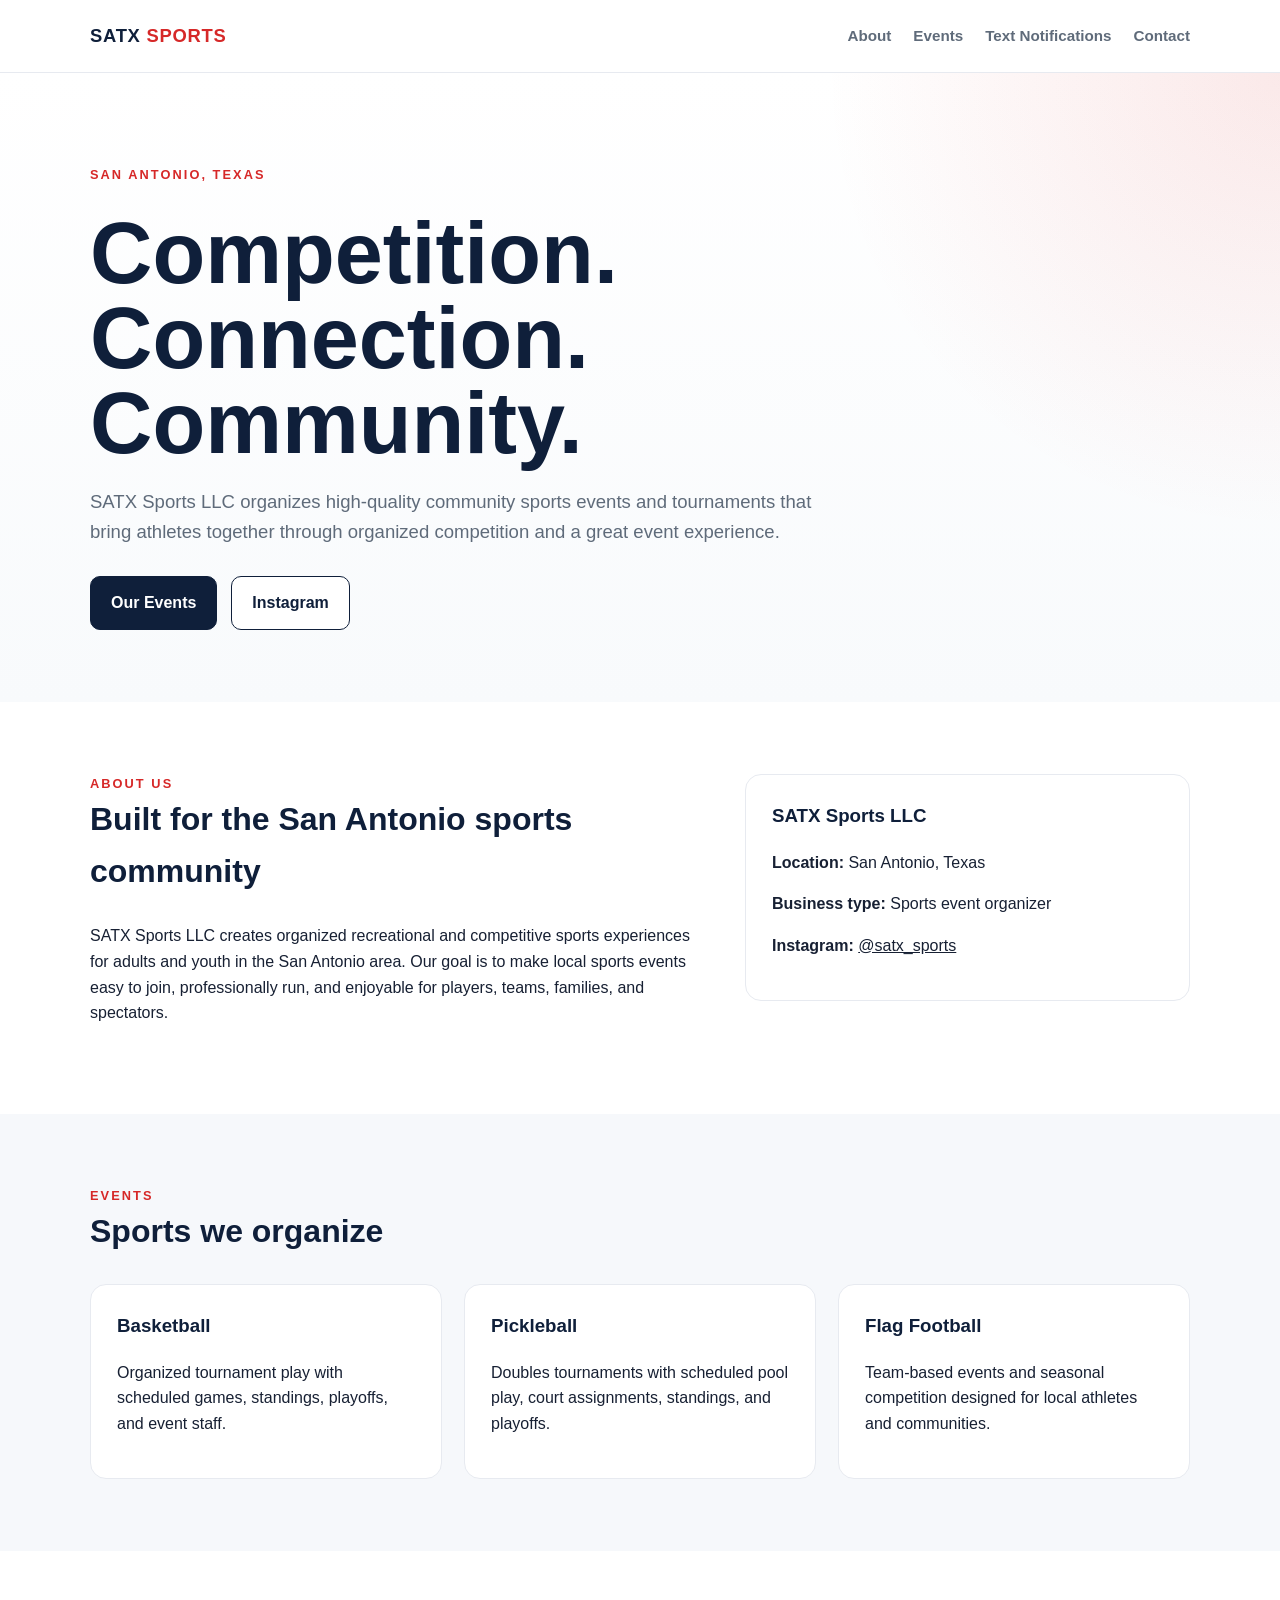
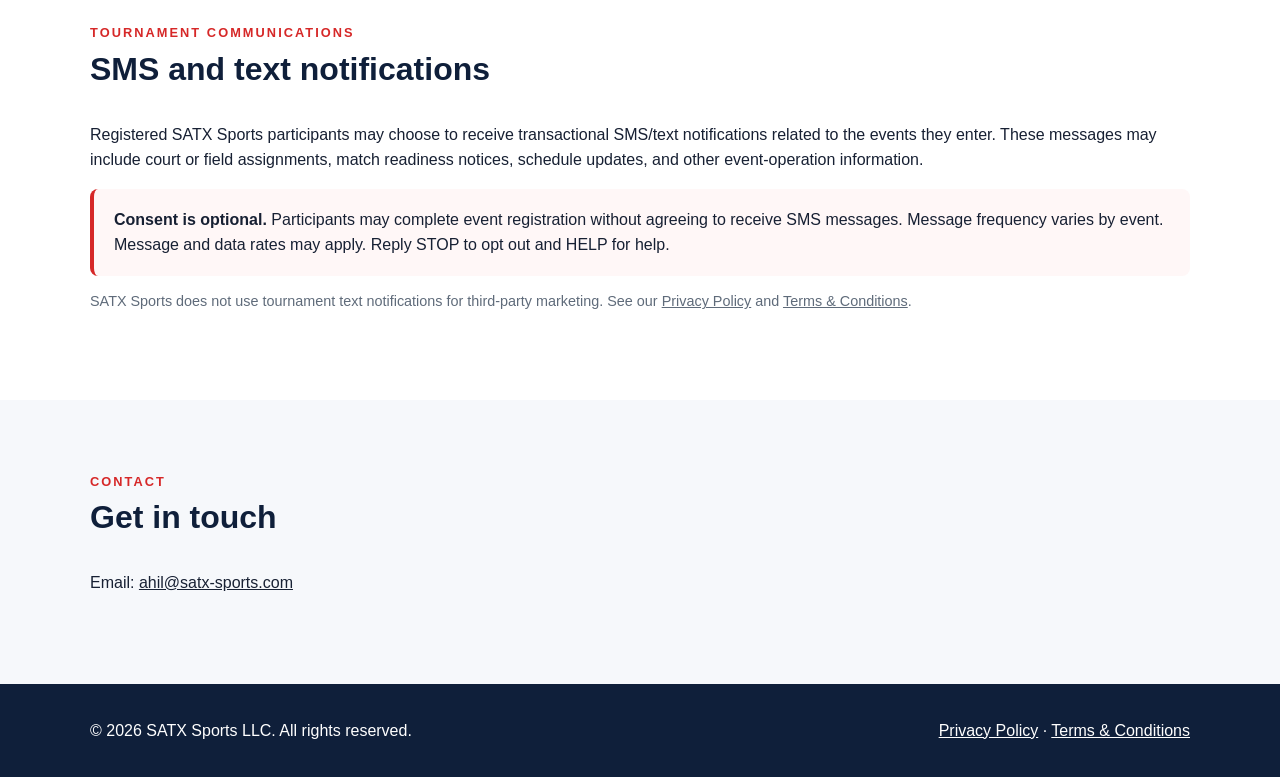
<file: index.html>
<!doctype html>
<html lang="en">
<head>
  <meta charset="utf-8">
  <meta name="viewport" content="width=device-width,initial-scale=1">
  <title>SATX Sports | San Antonio Sports Events</title>
  <meta name="description" content="SATX Sports LLC organizes community sports events and tournaments in San Antonio, Texas.">
  <link rel="stylesheet" href="styles.css">
</head>
<body>
<header>
  <div class="container nav">
    <a class="brand" href="index.html">SATX <span>SPORTS</span></a>
    <nav class="navlinks" aria-label="Main navigation">
      <a href="#about">About</a>
      <a href="#events">Events</a>
      <a href="#sms">Text Notifications</a>
      <a href="#contact">Contact</a>
    </nav>
  </div>
</header>

<main>
  <section class="hero">
    <div class="container">
      <div class="eyebrow">San Antonio, Texas</div>
      <h1>Competition. Connection. Community.</h1>
      <p class="lead">
        SATX Sports LLC organizes high-quality community sports events and tournaments
        that bring athletes together through organized competition and a great event experience.
      </p>
      <div class="actions">
        <a class="btn primary" href="#events">Our Events</a>
        <a class="btn secondary" href="https://www.instagram.com/satx_sports/" target="_blank" rel="noopener">Instagram</a>
      </div>
    </div>
  </section>

  <section id="about">
    <div class="container contact">
      <div>
        <div class="eyebrow">About us</div>
        <h2>Built for the San Antonio sports community</h2>
        <p>
          SATX Sports LLC creates organized recreational and competitive sports experiences
          for adults and youth in the San Antonio area. Our goal is to make local sports events
          easy to join, professionally run, and enjoyable for players, teams, families, and spectators.
        </p>
      </div>
      <div class="card">
        <h3>SATX Sports LLC</h3>
        <p><strong>Location:</strong> San Antonio, Texas</p>
        <p><strong>Business type:</strong> Sports event organizer</p>
        <p><strong>Instagram:</strong> <a href="https://www.instagram.com/satx_sports/" target="_blank" rel="noopener">@satx_sports</a></p>
      </div>
    </div>
  </section>

  <section id="events" class="alt">
    <div class="container">
      <div class="eyebrow">Events</div>
      <h2>Sports we organize</h2>
      <div class="grid">
        <div class="card"><h3>Basketball</h3><p>Organized tournament play with scheduled games, standings, playoffs, and event staff.</p></div>
        <div class="card"><h3>Pickleball</h3><p>Doubles tournaments with scheduled pool play, court assignments, standings, and playoffs.</p></div>
        <div class="card"><h3>Flag Football</h3><p>Team-based events and seasonal competition designed for local athletes and communities.</p></div>
      </div>
    </div>
  </section>

  <section id="sms">
    <div class="container">
      <div class="eyebrow">Tournament communications</div>
      <h2>SMS and text notifications</h2>
      <p>
        Registered SATX Sports participants may choose to receive transactional SMS/text notifications
        related to the events they enter. These messages may include court or field assignments,
        match readiness notices, schedule updates, and other event-operation information.
      </p>
      <div class="notice">
        <strong>Consent is optional.</strong> Participants may complete event registration without agreeing
        to receive SMS messages. Message frequency varies by event. Message and data rates may apply.
        Reply STOP to opt out and HELP for help.
      </div>
      <p class="small">
        SATX Sports does not use tournament text notifications for third-party marketing.
        See our <a href="privacy.html">Privacy Policy</a> and <a href="terms.html">Terms &amp; Conditions</a>.
      </p>
    </div>
  </section>

  <section id="contact" class="alt">
    <div class="container">
      <div class="eyebrow">Contact</div>
      <h2>Get in touch</h2>
      <p>
        Email:
        <a href="mailto:ahil@satx-sports.com">ahil@satx-sports.com</a>
      </p>
      <p class="small">
        
      </p>
    </div>
  </section>
</main>

<footer>
  <div class="container footer-row">
    <div>© 2026 SATX Sports LLC. All rights reserved.</div>
    <div><a href="privacy.html">Privacy Policy</a> · <a href="terms.html">Terms &amp; Conditions</a></div>
  </div>
</footer>
</body>
</html>
</file>
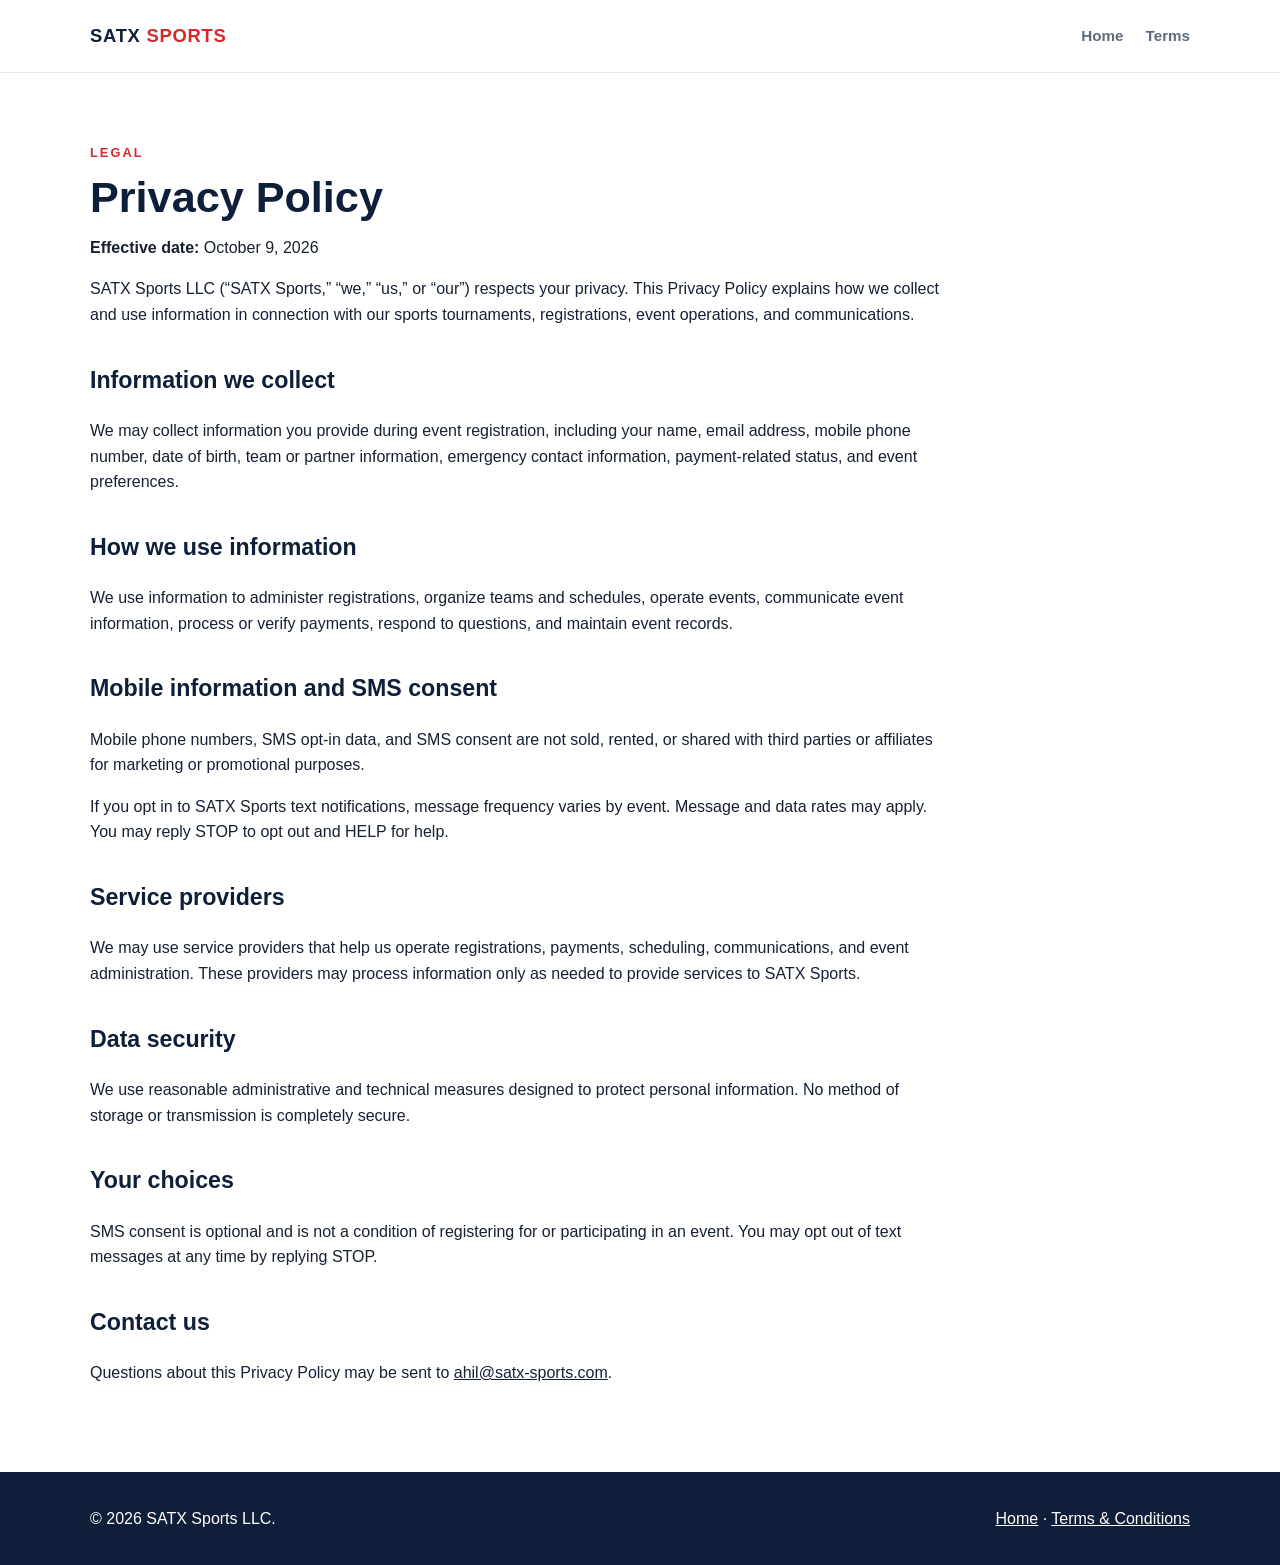
<file: privacy.html>
<!doctype html>
<html lang="en">
<head>
  <meta charset="utf-8">
  <meta name="viewport" content="width=device-width,initial-scale=1">
  <title>Privacy Policy | SATX Sports</title>
  <link rel="stylesheet" href="styles.css">
</head>
<body>
<header>
  <div class="container nav">
    <a class="brand" href="index.html">SATX <span>SPORTS</span></a>
    <nav class="navlinks"><a href="index.html">Home</a><a href="terms.html">Terms</a></nav>
  </div>
</header>

<main class="legal">
  <div class="container">
    <div class="eyebrow">Legal</div>
    <h1>Privacy Policy</h1>
    <p><strong>Effective date:</strong> October 9, 2026</p>

    <p>
      SATX Sports LLC (“SATX Sports,” “we,” “us,” or “our”) respects your privacy.
      This Privacy Policy explains how we collect and use information in connection with
      our sports tournaments, registrations, event operations, and communications.
    </p>

    <h2>Information we collect</h2>
    <p>
      We may collect information you provide during event registration, including your name,
      email address, mobile phone number, date of birth, team or partner information,
      emergency contact information, payment-related status, and event preferences.
    </p>

    <h2>How we use information</h2>
    <p>
      We use information to administer registrations, organize teams and schedules,
      operate events, communicate event information, process or verify payments,
      respond to questions, and maintain event records.
    </p>

    <h2>Mobile information and SMS consent</h2>
    <p>
      Mobile phone numbers, SMS opt-in data, and SMS consent are not sold, rented, or shared
      with third parties or affiliates for marketing or promotional purposes.
    </p>
    <p>
      If you opt in to SATX Sports text notifications, message frequency varies by event.
      Message and data rates may apply. You may reply STOP to opt out and HELP for help.
    </p>

    <h2>Service providers</h2>
    <p>
      We may use service providers that help us operate registrations, payments, scheduling,
      communications, and event administration. These providers may process information only
      as needed to provide services to SATX Sports.
    </p>

    <h2>Data security</h2>
    <p>
      We use reasonable administrative and technical measures designed to protect personal information.
      No method of storage or transmission is completely secure.
    </p>

    <h2>Your choices</h2>
    <p>
      SMS consent is optional and is not a condition of registering for or participating in an event.
      You may opt out of text messages at any time by replying STOP.
    </p>

    <h2>Contact us</h2>
    <p>
      Questions about this Privacy Policy may be sent to
      <a href="mailto:ahil@satx-sports.com">ahil@satx-sports.com</a>.
    </p>
    <p class="small">
      
    </p>
  </div>
</main>

<footer>
  <div class="container footer-row">
    <div>© 2026 SATX Sports LLC.</div>
    <div><a href="index.html">Home</a> · <a href="terms.html">Terms &amp; Conditions</a></div>
  </div>
</footer>
</body>
</html>
</file>
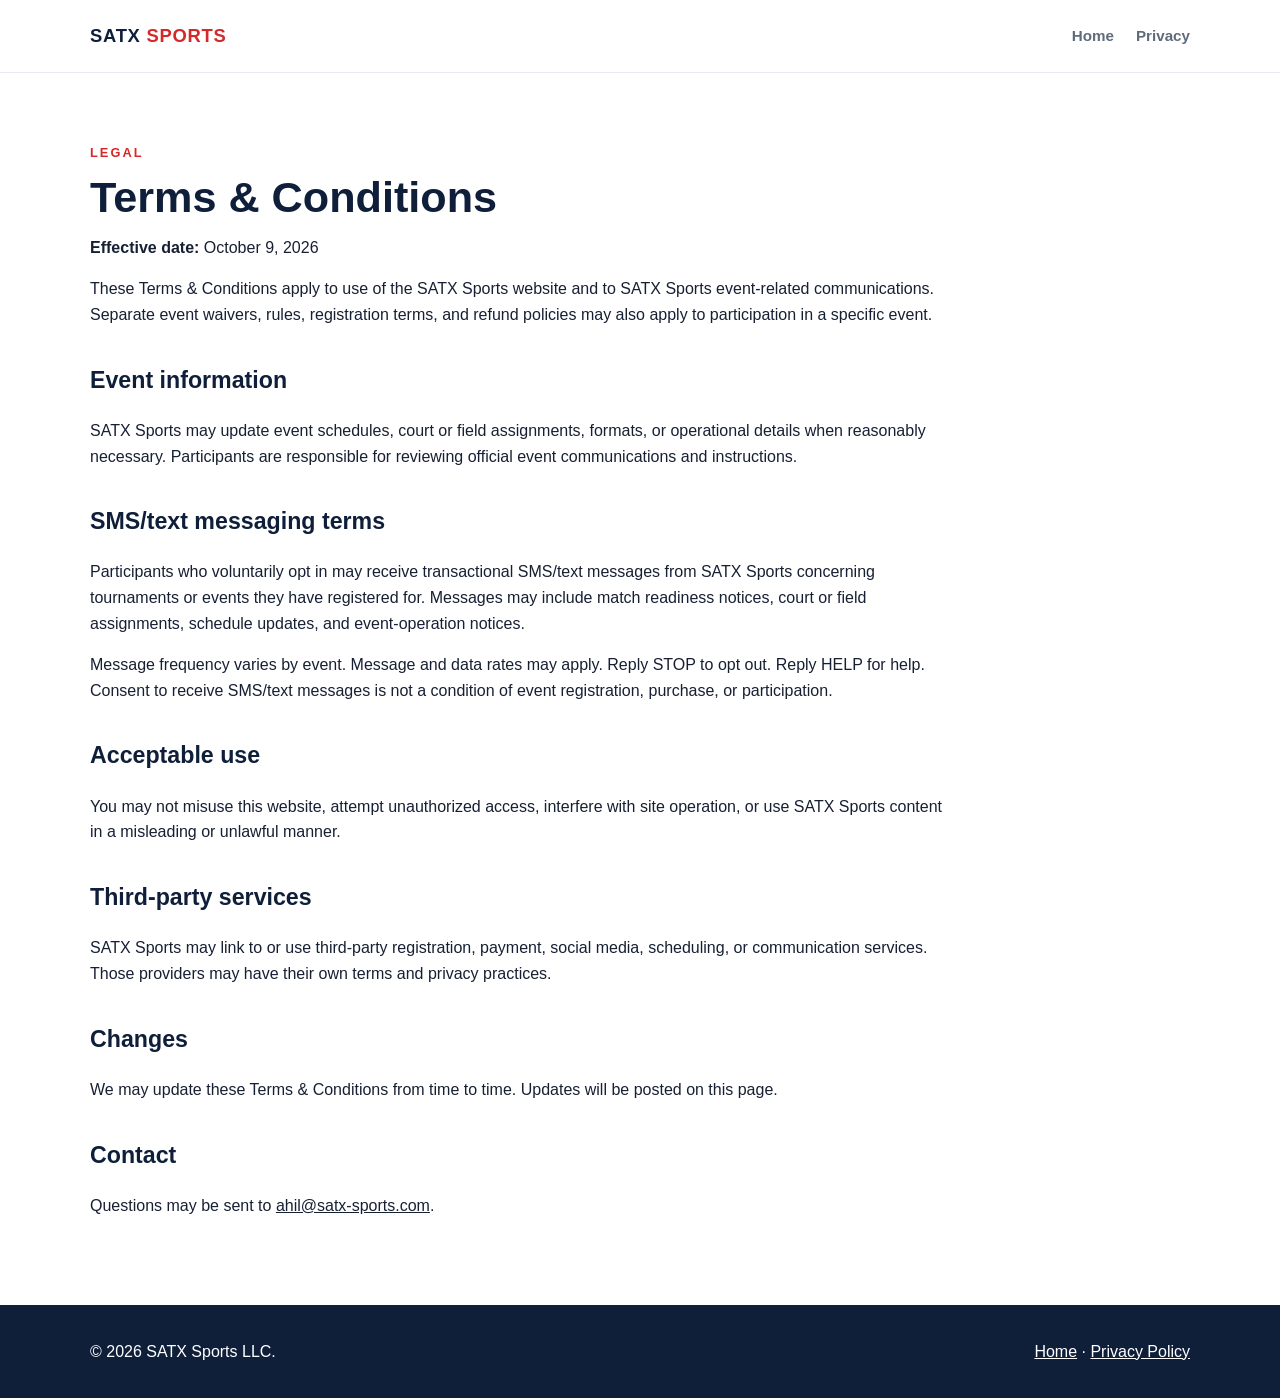
<file: terms.html>
<!doctype html>
<html lang="en">
<head>
  <meta charset="utf-8">
  <meta name="viewport" content="width=device-width,initial-scale=1">
  <title>Terms & Conditions | SATX Sports</title>
  <link rel="stylesheet" href="styles.css">
</head>
<body>
<header>
  <div class="container nav">
    <a class="brand" href="index.html">SATX <span>SPORTS</span></a>
    <nav class="navlinks"><a href="index.html">Home</a><a href="privacy.html">Privacy</a></nav>
  </div>
</header>

<main class="legal">
  <div class="container">
    <div class="eyebrow">Legal</div>
    <h1>Terms &amp; Conditions</h1>
    <p><strong>Effective date:</strong> October 9, 2026</p>

    <p>
      These Terms &amp; Conditions apply to use of the SATX Sports website and to
      SATX Sports event-related communications. Separate event waivers, rules, registration
      terms, and refund policies may also apply to participation in a specific event.
    </p>

    <h2>Event information</h2>
    <p>
      SATX Sports may update event schedules, court or field assignments, formats,
      or operational details when reasonably necessary. Participants are responsible
      for reviewing official event communications and instructions.
    </p>

    <h2>SMS/text messaging terms</h2>
    <p>
      Participants who voluntarily opt in may receive transactional SMS/text messages from
      SATX Sports concerning tournaments or events they have registered for. Messages may include
      match readiness notices, court or field assignments, schedule updates, and event-operation notices.
    </p>
    <p>
      Message frequency varies by event. Message and data rates may apply.
      Reply STOP to opt out. Reply HELP for help. Consent to receive SMS/text messages
      is not a condition of event registration, purchase, or participation.
    </p>

    <h2>Acceptable use</h2>
    <p>
      You may not misuse this website, attempt unauthorized access, interfere with site operation,
      or use SATX Sports content in a misleading or unlawful manner.
    </p>

    <h2>Third-party services</h2>
    <p>
      SATX Sports may link to or use third-party registration, payment, social media, scheduling,
      or communication services. Those providers may have their own terms and privacy practices.
    </p>

    <h2>Changes</h2>
    <p>
      We may update these Terms &amp; Conditions from time to time. Updates will be posted on this page.
    </p>

    <h2>Contact</h2>
    <p>
      Questions may be sent to
      <a href="mailto:ahil@satx-sports.com">ahil@satx-sports.com</a>.
    </p>
    <p class="small">
      
    </p>
  </div>
</main>

<footer>
  <div class="container footer-row">
    <div>© 2026 SATX Sports LLC.</div>
    <div><a href="index.html">Home</a> · <a href="privacy.html">Privacy Policy</a></div>
  </div>
</footer>
</body>
</html>
</file>
<file: styles.css>
:root{
  --navy:#0f1f3a;
  --red:#d62828;
  --white:#ffffff;
  --ink:#172033;
  --muted:#5f6b7a;
  --line:#e7eaf0;
  --soft:#f6f8fb;
}
*{box-sizing:border-box}
html{scroll-behavior:smooth}
body{
  margin:0;
  font-family:Inter,Arial,Helvetica,sans-serif;
  color:var(--ink);
  background:var(--white);
  line-height:1.6;
}
a{color:inherit}
.container{width:min(1100px,calc(100% - 40px));margin:0 auto}
header{
  position:sticky;top:0;z-index:10;
  background:rgba(255,255,255,.96);
  border-bottom:1px solid var(--line);
  backdrop-filter:blur(8px);
}
.nav{
  min-height:72px;
  display:flex;align-items:center;justify-content:space-between;gap:24px;
}
.brand{
  font-weight:900;
  letter-spacing:.04em;
  color:var(--navy);
  text-decoration:none;
  font-size:1.15rem;
}
.brand span{color:var(--red)}
.navlinks{display:flex;gap:22px;flex-wrap:wrap}
.navlinks a{text-decoration:none;color:var(--muted);font-weight:700;font-size:.95rem}
.hero{
  padding:92px 0 72px;
  background:
    radial-gradient(circle at top right, rgba(214,40,40,.10), transparent 32%),
    linear-gradient(180deg,#fff 0%,#f8fafc 100%);
}
.eyebrow{
  text-transform:uppercase;font-size:.8rem;font-weight:900;
  letter-spacing:.16em;color:var(--red);
}
h1{
  color:var(--navy);
  font-size:clamp(2.6rem,7vw,5.4rem);
  line-height:.98;
  max-width:850px;
  margin:.3em 0 .25em;
}
.lead{
  max-width:740px;
  font-size:1.16rem;
  color:var(--muted);
}
.actions{display:flex;gap:14px;flex-wrap:wrap;margin-top:30px}
.btn{
  display:inline-block;text-decoration:none;font-weight:800;
  padding:13px 20px;border-radius:10px;border:1px solid var(--navy);
}
.btn.primary{background:var(--navy);color:white}
.btn.secondary{background:white;color:var(--navy)}
section{padding:72px 0}
section.alt{background:var(--soft)}
.grid{
  display:grid;grid-template-columns:repeat(3,1fr);gap:22px;
}
.card{
  border:1px solid var(--line);
  border-radius:16px;padding:26px;background:white;
}
.card h3{margin-top:0;color:var(--navy)}
h2{font-size:2rem;color:var(--navy);margin-top:0}
.notice{
  border-left:4px solid var(--red);
  background:#fff7f7;
  padding:18px 20px;
  border-radius:8px;
}
.contact{
  display:grid;grid-template-columns:1.4fr 1fr;gap:32px;align-items:start;
}
footer{
  background:var(--navy);color:white;padding:34px 0;
}
footer a{color:white}
.footer-row{display:flex;justify-content:space-between;gap:24px;flex-wrap:wrap}
.small{font-size:.9rem;color:var(--muted)}
.legal{padding:70px 0}
.legal h1{font-size:2.7rem}
.legal h2{font-size:1.45rem;margin-top:34px}
.legal p,.legal li{max-width:860px}
@media(max-width:800px){
  .grid,.contact{grid-template-columns:1fr}
  .nav{align-items:flex-start;padding:18px 0}
  .navlinks{gap:14px}
}
</file>
